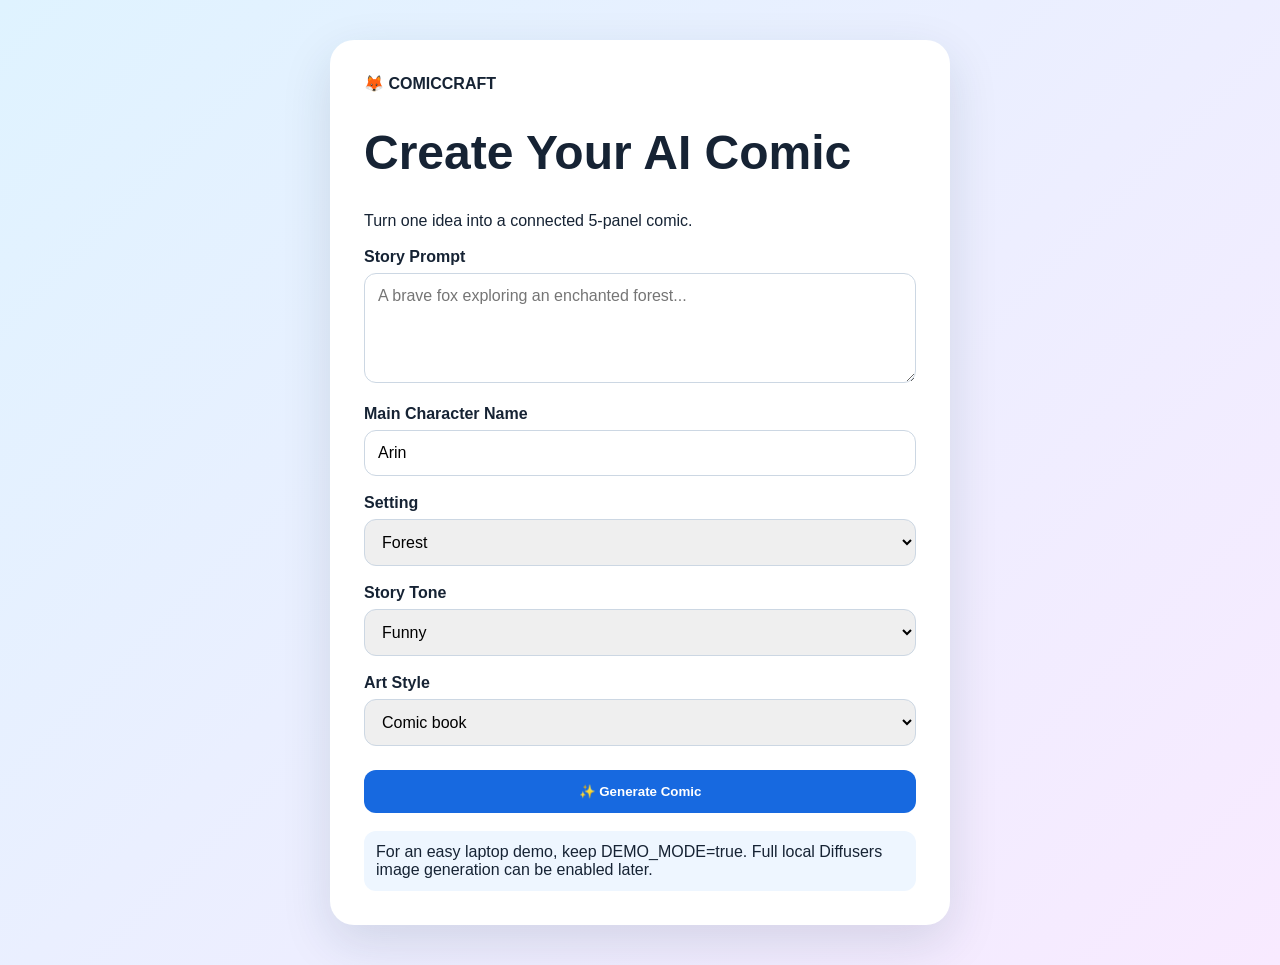
<file: templates/index.html>
<!doctype html><html><head><meta charset="utf-8"><meta name="viewport" content="width=device-width,initial-scale=1"><title>ComicCraft</title><link rel="stylesheet" href="/static/css/style.css"></head><body class="hero"><main class="card"><b>🦊 COMICCRAFT</b><h1>Create Your AI Comic</h1><p>Turn one idea into a connected 5-panel comic.</p><form action="/generate" method="post"><label>Story Prompt</label><textarea name="story_prompt" required placeholder="A brave fox exploring an enchanted forest..."></textarea><label>Main Character Name</label><input name="character_name" value="Arin" required><label>Setting</label><select name="setting"><option>Forest</option><option>School</option><option>City</option><option>Space</option></select><label>Story Tone</label><select name="tone"><option>Funny</option><option>Light-hearted</option><option>Dramatic</option><option>Poetic</option></select><label>Art Style</label><select name="art_style"><option>Comic book</option><option>Anime</option><option>Pixel art</option><option>Realistic</option></select><button>✨ Generate Comic</button></form><div class="notice">For an easy laptop demo, keep DEMO_MODE=true. Full local Diffusers image generation can be enabled later.</div></main></body></html>
</file>
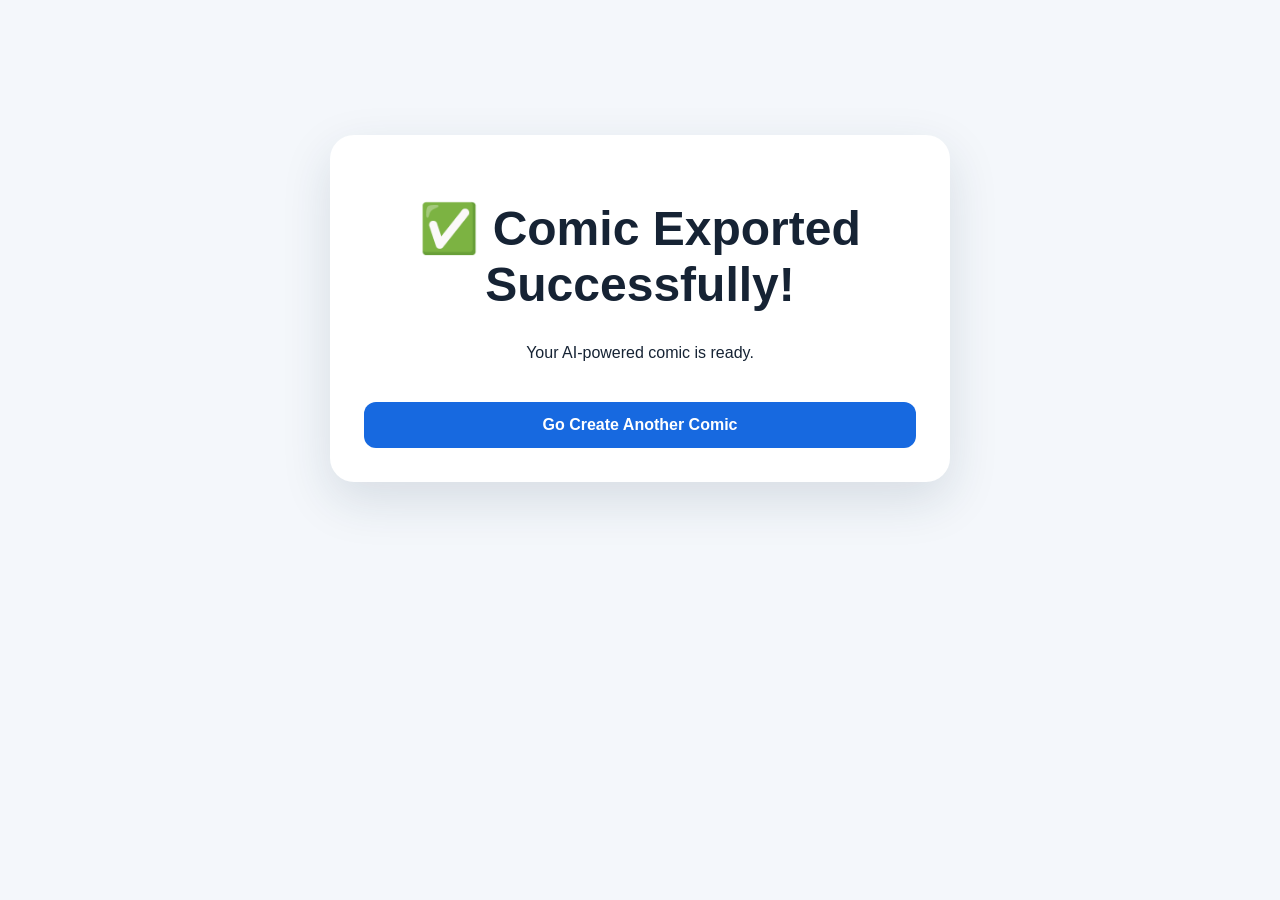
<file: templates/export_success.html>
<!doctype html><html><head><meta charset="utf-8"><link rel="stylesheet" href="/static/css/style.css"><title>Success</title></head><body><main class="card success"><h1>✅ Comic Exported Successfully!</h1><p>Your AI-powered comic is ready.</p><a class="button" href="/">Go Create Another Comic</a></main></body></html>
</file>
<file: static/css/style.css>
*{box-sizing:border-box}body{margin:0;font-family:Arial,sans-serif;background:#f4f7fb;color:#162334}.hero{min-height:100vh;display:grid;place-items:center;background:linear-gradient(135deg,#dff3ff,#f8eaff)}.card,.container{width:min(900px,92%);margin:40px auto}.card{max-width:620px;padding:34px;background:white;border-radius:24px;box-shadow:0 18px 50px #18324a22}h1{font-size:clamp(2rem,5vw,3rem)}label{display:block;margin:18px 0 7px;font-weight:bold}input,textarea,select{width:100%;padding:13px;border:1px solid #ccd7e3;border-radius:12px;font:inherit}textarea{min-height:110px}button,.button{display:inline-block;width:100%;margin-top:24px;padding:14px;border:0;border-radius:12px;background:#1769e0;color:white;font-weight:bold;text-align:center;text-decoration:none}.notice{margin-top:18px;padding:12px;border-radius:12px;background:#eef6ff}.top{display:flex;justify-content:space-between;padding:16px 5%;background:white}.top a{color:#1769e0;text-decoration:none}.panel{background:white;margin:24px 0;padding:20px;border-radius:18px;box-shadow:0 10px 30px #18324a18}.panel img{display:block;max-width:100%;margin:auto;border-radius:12px}.tag{display:inline-block;background:#172a3f;color:white;padding:5px 10px;border-radius:999px}.scene{font-style:italic;color:#607084}.story{white-space:pre-wrap;line-height:1.65}.test{max-width:100%;border-radius:16px}.success{text-align:center;margin-top:15vh}
</file>
